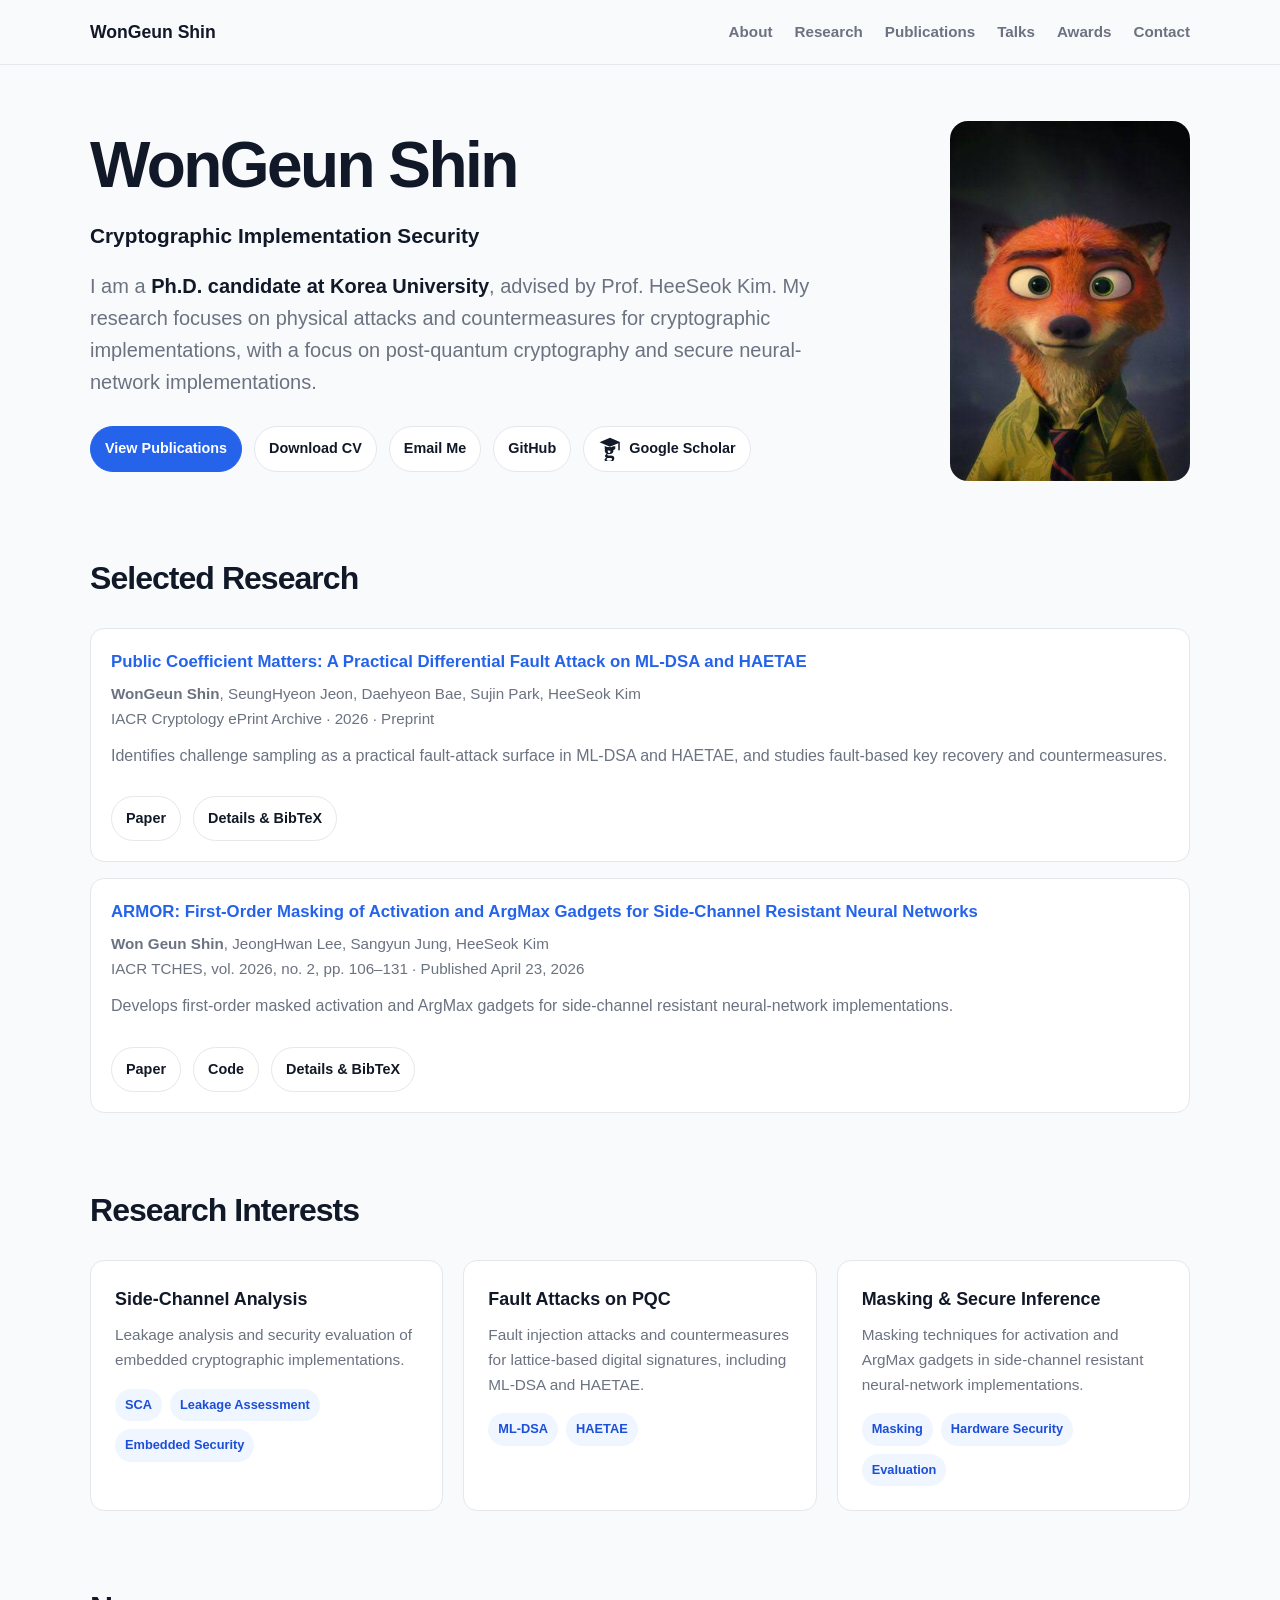
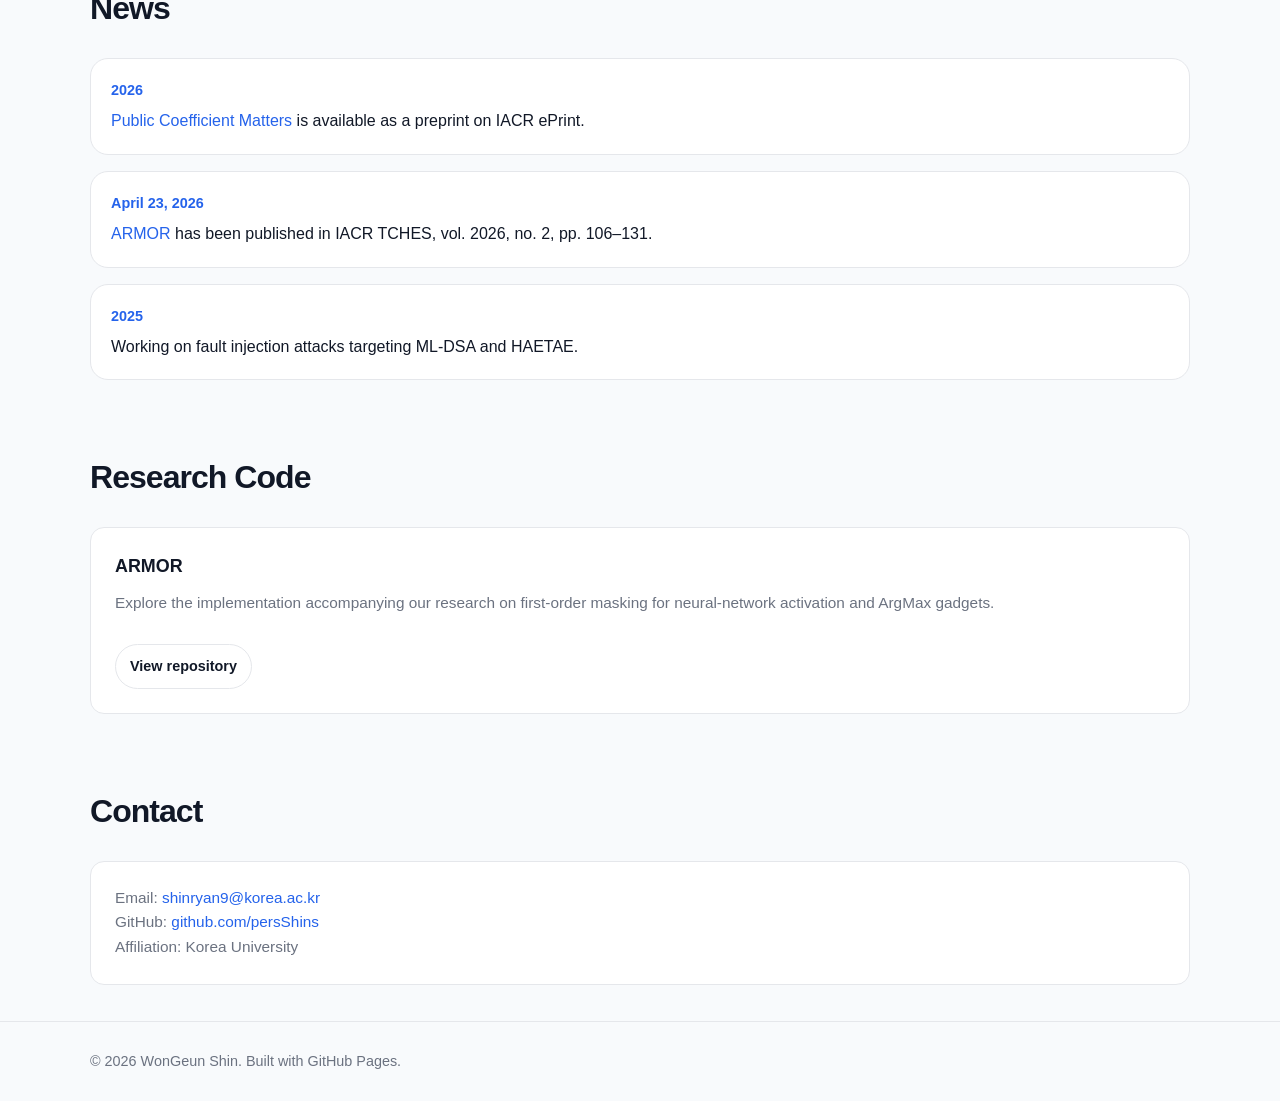
<file: index.html>
<!DOCTYPE html>
<html lang="en">
<head>
  <meta name="google-site-verification" content="gVRZyTQiGYqXwaPZZ23dfT4CSTzTn5Zj_EtYYCJvGF8" />
  <meta charset="UTF-8" />
  <link rel="icon" type="image/png" sizes="96x96" href="/favicon.png" />
  <meta name="viewport" content="width=device-width, initial-scale=1.0" />
  <title>WonGeun Shin | Cryptographic Implementation Security</title>
  <meta name="description" content="WonGeun Shin (Won Geun Shin), Ph.D. candidate at Korea University. Research on side-channel analysis, fault attacks, masking, and post-quantum cryptography." />
  <link rel="canonical" href="https://persshins.github.io/" />

  <style>
    :root {
      --bg: #f8fafc;
      --card: #ffffff;
      --text: #111827;
      --muted: #6b7280;
      --line: #e5e7eb;
      --primary: #2563eb;
      --primary-dark: #1e40af;
      --tag-bg: #eff6ff;
      --tag-text: #1d4ed8;
      --shadow: 0 10px 25px rgba(15, 23, 42, 0.08);
    }

    * {
      box-sizing: border-box;
      margin: 0;
      padding: 0;
    }

    html {
      scroll-behavior: smooth;
    }

    body {
      font-family: -apple-system, BlinkMacSystemFont, "Segoe UI", Roboto, Helvetica, Arial, sans-serif;
      background: var(--bg);
      color: var(--text);
      line-height: 1.6;
    }

    a {
      color: var(--primary);
      text-decoration: none;
    }

    a:hover {
      color: var(--primary-dark);
      text-decoration: underline;
    }

    .container {
      width: min(1100px, 92%);
      margin: 0 auto;
    }

    header {
      position: sticky;
      top: 0;
      z-index: 50;
      background: rgba(248, 250, 252, 0.9);
      backdrop-filter: blur(14px);
      border-bottom: 1px solid var(--line);
    }

    nav {
      display: flex;
      justify-content: space-between;
      align-items: center;
      padding: 18px 0;
    }

    .logo {
      font-weight: 800;
      font-size: 1.1rem;
      color: var(--text);
    }

    .nav-links {
      display: flex;
      gap: 22px;
      font-size: 0.95rem;
    }

    .nav-links a {
      color: var(--muted);
      font-weight: 600;
    }

    .nav-links a:hover {
      color: var(--primary);
      text-decoration: none;
    }

    .hero {
      display: grid;
      grid-template-columns: minmax(0, 1fr) 240px;
      align-items: center;
      gap: 40px;
      padding: 80px 0 60px;
    }

    .profile-image { display: block; width: 100%; max-width: 240px; height: auto; border-radius: 18px; justify-self: center; }

    .hero h1 {
      font-size: clamp(2.3rem, 5vw, 4.4rem);
      line-height: 1.1;
      letter-spacing: -0.04em;
      margin-bottom: 18px;
    }

    .hero .subtitle {
      font-size: 1.25rem;
      color: var(--muted);
      margin-bottom: 24px;
      max-width: 720px;
    }

    .hero strong {
      color: var(--text);
    }

    .button {
      display: inline-flex;
      align-items: center;
      justify-content: center;
      padding: 10px 14px;
      border-radius: 999px;
      border: 1px solid var(--line);
      background: #fff;
      color: var(--text);
      font-size: 0.9rem;
      font-weight: 700;
      text-decoration: none;
    }

    .button:hover {
      border-color: var(--primary);
      color: var(--primary);
      text-decoration: none;
    }

    .hero-actions {
      display: flex;
      gap: 12px;
      flex-wrap: wrap;
      margin-top: 28px;
    }

    .button.primary {
      background: var(--primary);
      color: white;
      border-color: var(--primary);
    }

    .button.primary:hover {
      background: var(--primary-dark);
      color: white;
    }

    section {
      padding: 56px 0;
    }

    .section-title {
      font-size: 2rem;
      letter-spacing: -0.03em;
      margin-bottom: 24px;
    }

    .grid {
      display: grid;
      grid-template-columns: repeat(3, 1fr);
      gap: 20px;
    }

    .card {
      background: var(--card);
      border: 1px solid var(--line);
      border-radius: 22px;
      padding: 24px;
      box-shadow: 0 5px 15px rgba(15, 23, 42, 0.04);
    }

    .card h3 {
      font-size: 1.12rem;
      margin-bottom: 10px;
    }

    .card p,
    .card li {
      color: var(--muted);
      font-size: 0.96rem;
    }

    .tags {
      display: flex;
      flex-wrap: wrap;
      gap: 8px;
      margin-top: 16px;
    }

    .tag {
      background: var(--tag-bg);
      color: var(--tag-text);
      border-radius: 999px;
      padding: 6px 10px;
      font-size: 0.8rem;
      font-weight: 700;
    }

    .news-list,
    .publication-list {
      display: flex;
      flex-direction: column;
      gap: 16px;
    }

    .news-item,
    .publication {
      background: var(--card);
      border: 1px solid var(--line);
      border-radius: 18px;
      padding: 20px;
    }

    .news-date {
      color: var(--primary);
      font-weight: 800;
      font-size: 0.9rem;
      margin-bottom: 6px;
    }

    .publication-title {
      font-weight: 800;
      font-size: 1.05rem;
      margin-bottom: 6px;
    }

    .publication-authors,
    .publication-venue {
      color: var(--muted);
      font-size: 0.95rem;
    }

    .publication-venue strong {
      color: var(--text);
    }

    .project-grid {
      display: grid;
      grid-template-columns: repeat(2, 1fr);
      gap: 20px;
    }

    footer {
      border-top: 1px solid var(--line);
      padding: 28px 0;
      color: var(--muted);
      font-size: 0.9rem;
    }

    @media (max-width: 850px) {
      .hero,
      .grid,
      .project-grid {
        grid-template-columns: 1fr;
      }

      .hero {
        padding-top: 48px;
      }

      .nav-links {
        display: none;
      }
    }
  </style>
  <link rel="stylesheet" href="site.css" />
</head>

<body>
  <a class="skip-link" href="#main-content">Skip to content</a>
  <header>
    <div class="container">
      <nav>
        <a class="logo" href="#">WonGeun Shin</a>
        <div class="nav-links">
          <a href="#about">About</a>
          <a href="#research">Research</a>
          <a href="publications.html">Publications</a>
          <a href="talks.html">Talks</a>
          <a href="awards.html">Awards</a>
          <a href="#contact">Contact</a>
        </div>
      </nav>
    </div>
  </header>

  <main class="container" id="main-content">
    <section class="hero" id="about">
      <div>
        <h1>WonGeun Shin</h1>
        <p class="research-heading">Cryptographic Implementation Security</p>
        <p class="subtitle">
          I am a <strong>Ph.D. candidate at Korea University</strong>, advised by Prof. HeeSeok Kim.
          My research focuses on physical attacks and countermeasures for cryptographic implementations,
          with a focus on post-quantum cryptography and secure neural-network implementations.
        </p>
        <div class="hero-actions">
          <a class="button primary" href="publications.html">View Publications</a>
          <a class="button" href="Academic_CV_SHIN.pdf">Download CV</a>
          <a class="button" href="mailto:shinryan9@korea.ac.kr">Email Me</a>
          <a class="button" href="https://github.com/persShins" target="_blank" rel="noopener">GitHub</a>
          <a class="button" href="https://scholar.google.com/citations?user=Z7xED00AAAAJ" target="_blank" rel="noopener"><svg class="scholar-icon" viewBox="0 0 32 32" aria-hidden="true" focusable="false"><text x="15" y="27" text-anchor="middle" font-family="Georgia, 'Times New Roman', serif" font-size="28" font-weight="bold" fill="currentColor">g</text><path d="M2 7 16 1l14 6-14 6L2 7Zm7 5v4c4 3 10 3 14 0v-4l-7 3-7-3Z" fill="currentColor"></path><path d="M28 8v9" stroke="currentColor" stroke-width="2" stroke-linecap="round"></path></svg>Google Scholar</a>
        </div>
      </div>
      <img class="profile-image" src="assets/images/profile/avatar.png" width="320" height="480" alt="An illustrated orange fox avatar wearing a green shirt." />
    </section>

    <section id="publications">
      <h2 class="section-title">Selected Research</h2>
      <div class="publication-list">
        <article class="publication">
          <div class="publication-title"><a href="https://eprint.iacr.org/2026/1344">Public Coefficient Matters: A Practical Differential Fault Attack on ML-DSA and HAETAE</a></div>
          <div class="publication-authors"><strong>WonGeun Shin</strong>, SeungHyeon Jeon, Daehyeon Bae, Sujin Park, HeeSeok Kim</div>
          <div class="publication-venue">IACR Cryptology ePrint Archive · 2026 · Preprint</div>
          <p class="research-summary">Identifies challenge sampling as a practical fault-attack surface in ML-DSA and HAETAE, and studies fault-based key recovery and countermeasures.</p>
          <div class="hero-actions"><a class="button" href="https://eprint.iacr.org/2026/1344">Paper</a><a class="button" href="publications.html#public-coefficient">Details &amp; BibTeX</a></div>
        </article>
        <article class="publication">
          <div class="publication-title"><a href="https://doi.org/10.46586/tches.v2026.i2.106-131">ARMOR: First-Order Masking of Activation and ArgMax Gadgets for Side-Channel Resistant Neural Networks</a></div>
          <div class="publication-authors"><strong>Won Geun Shin</strong>, JeongHwan Lee, Sangyun Jung, HeeSeok Kim</div>
          <div class="publication-venue">IACR TCHES, vol. 2026, no. 2, pp. 106–131 · Published April 23, 2026</div>
          <p class="research-summary">Develops first-order masked activation and ArgMax gadgets for side-channel resistant neural-network implementations.</p>
          <div class="hero-actions"><a class="button" href="https://doi.org/10.46586/tches.v2026.i2.106-131">Paper</a><a class="button" href="https://github.com/persShins/ARMOR">Code</a><a class="button" href="publications.html#armor">Details &amp; BibTeX</a></div>
        </article>
      </div>
    </section>
    <section id="research">
      <h2 class="section-title">Research Interests</h2>
      <div class="grid">
        <div class="card">
          <h3>Side-Channel Analysis</h3>
          <p>Leakage analysis and security evaluation of embedded cryptographic implementations.</p>
          <div class="tags">
            <span class="tag">SCA</span>
            <span class="tag">Leakage Assessment</span>
            <span class="tag">Embedded Security</span>
          </div>
        </div>
        <div class="card">
          <h3>Fault Attacks on PQC</h3>
          <p>Fault injection attacks and countermeasures for lattice-based digital signatures, including ML-DSA and HAETAE.</p>
          <div class="tags">
            <span class="tag">ML-DSA</span>
            <span class="tag">HAETAE</span>
          </div>
        </div>
        <div class="card">
          <h3>Masking &amp; Secure Inference</h3>
          <p>Masking techniques for activation and ArgMax gadgets in side-channel resistant neural-network implementations.</p>
          <div class="tags">
            <span class="tag">Masking</span>
            <span class="tag">Hardware Security</span>
            <span class="tag">Evaluation</span>
          </div>
        </div>
      </div>
    </section>

    <section id="news">
      <h2 class="section-title">News</h2>
      <div class="news-list">
        <div class="news-item">
          <div class="news-date">2026</div>
          <p><a href="https://eprint.iacr.org/2026/1344">Public Coefficient Matters</a> is available as a preprint on IACR ePrint.</p>
        </div>
        <div class="news-item">
          <div class="news-date"><time datetime="2026-04-23">April 23, 2026</time></div>
          <p><a href="https://doi.org/10.46586/tches.v2026.i2.106-131">ARMOR</a> has been published in IACR TCHES, vol. 2026, no. 2, pp. 106–131.</p>
        </div>
        <div class="news-item">
          <div class="news-date">2025</div>
          <p>Working on fault injection attacks targeting ML-DSA and HAETAE.</p>
        </div>
      </div>
    </section>

    <section id="projects">
      <h2 class="section-title">Research Code</h2>
      <div class="card">
        <h3>ARMOR</h3>
        <p>Explore the implementation accompanying our research on first-order masking for neural-network activation and ArgMax gadgets.</p>
        <div class="hero-actions"><a class="button" href="https://github.com/persShins/ARMOR">View repository</a></div>
      </div>
    </section>

    <section id="contact">
      <h2 class="section-title">Contact</h2>
      <div class="card">
        <p>
          Email: <a href="mailto:shinryan9@korea.ac.kr">shinryan9@korea.ac.kr</a><br />
          GitHub: <a href="https://github.com/persShins" target="_blank" rel="noopener">github.com/persShins</a><br />
          Affiliation: Korea University
        </p>
      </div>
    </section>
  </main>

  <footer>
    <div class="container">
      © <span id="year"></span> WonGeun Shin. Built with GitHub Pages.
    </div>
  </footer>

  <script>
    document.getElementById("year").textContent = new Date().getFullYear();
  </script>
</body>
</html>
</file>
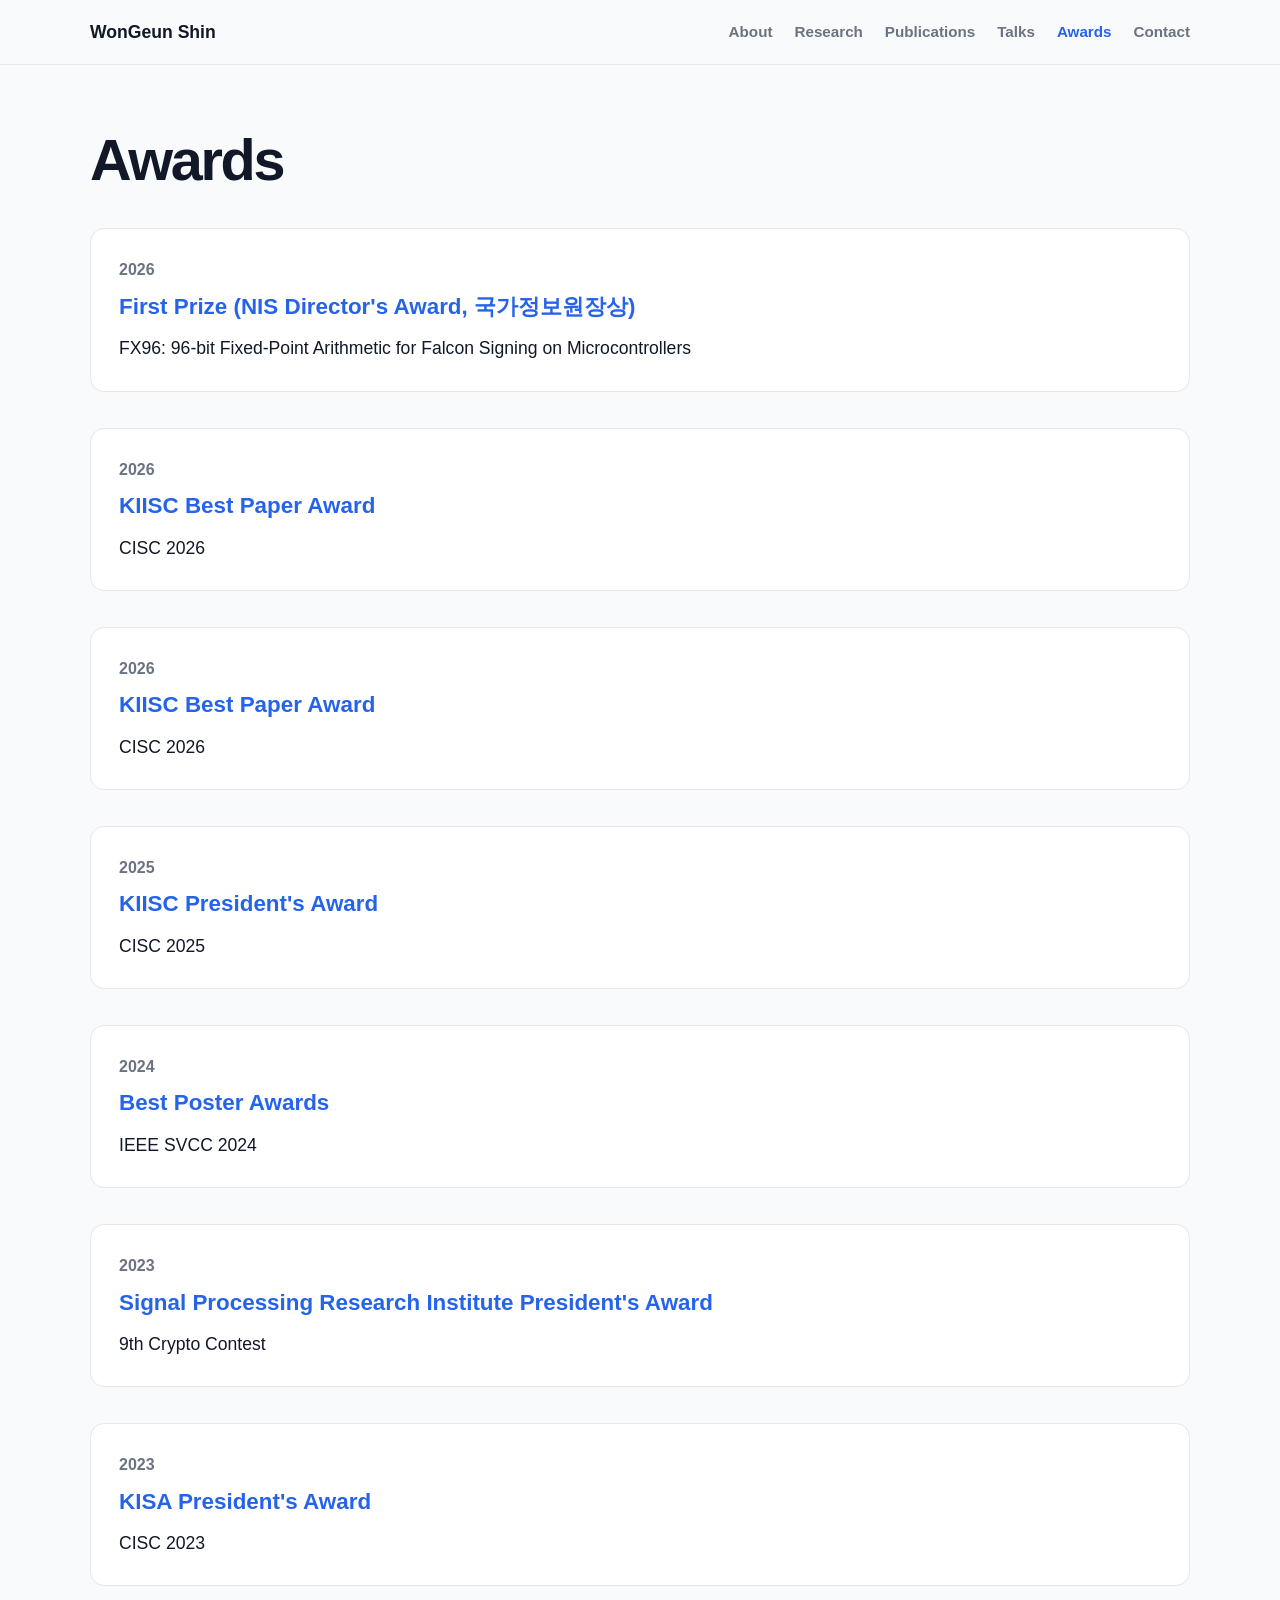
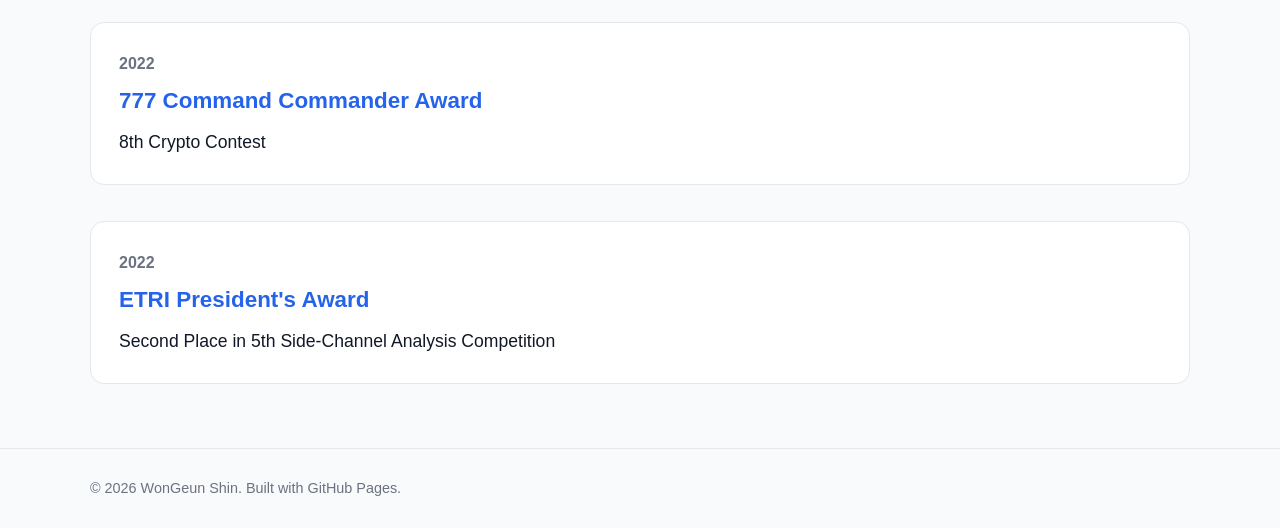
<file: awards.html>
<!DOCTYPE html>
<html lang="en">
<head>
  <meta charset="UTF-8" />
  <link rel="icon" type="image/png" sizes="96x96" href="/favicon.png" />
  <meta name="viewport" content="width=device-width, initial-scale=1.0" />
  <title>Awards | WonGeun Shin</title>
  <meta name="description" content="Awards received by WonGeun Shin, including the NIS Director’s Award for FX96." />
  <link rel="canonical" href="https://persshins.github.io/awards.html" />
  <style>
    :root { --bg: #f8fafc; --card: #fff; --text: #111827; --muted: #6b7280; --line: #e5e7eb; --primary: #2563eb; }
    * { box-sizing: border-box; margin: 0; padding: 0; }
    html { scroll-behavior: smooth; }
    body { font-family: -apple-system, BlinkMacSystemFont, "Segoe UI", Roboto, Helvetica, Arial, sans-serif; background: var(--bg); color: var(--text); line-height: 1.6; }
    a { color: var(--primary); text-decoration: none; }
    a:hover { text-decoration: underline; }
    .container { width: min(1100px, 92%); margin: 0 auto; }
    header { position: sticky; top: 0; z-index: 50; background: rgba(248,250,252,.95); backdrop-filter: blur(14px); border-bottom: 1px solid var(--line); }
    nav { display: flex; justify-content: space-between; align-items: center; padding: 18px 0; }
    .logo { color: var(--text); font-weight: 800; font-size: 1.1rem; }
    .nav-links { display: flex; gap: 22px; font-size: .95rem; }
    .nav-links a { color: var(--muted); font-weight: 600; }
    .nav-links a:hover, .nav-links a[aria-current="page"] { color: var(--primary); }
    main { min-height: calc(100vh - 154px); padding: 64px 0; }
    h1 { font-size: clamp(2.2rem, 5vw, 3.6rem); line-height: 1.1; letter-spacing: -.04em; margin-bottom: 16px; }
    .award { background: var(--card); border: 1px solid var(--line); border-radius: 14px; padding: 28px; margin-top: 36px; }
    .award h2 { color: var(--primary); font-size: 1.4rem; line-height: 1.4; margin-bottom: 12px; overflow-wrap: anywhere; }
    .award time { display: block; color: var(--muted); font-weight: 600; margin-bottom: 8px; }
    .award p { font-size: 1.1rem; overflow-wrap: anywhere; }
    footer { border-top: 1px solid var(--line); padding: 28px 0; color: var(--muted); font-size: .9rem; }
    @media (max-width: 850px) { main { padding: 40px 0; } .award { padding: 22px; } }
  </style>
  <link rel="stylesheet" href="site.css" />
</head>
<body>
  <a class="skip-link" href="#main-content">Skip to content</a>
  <header>
    <div class="container">
      <nav aria-label="Main navigation">
        <a class="logo" href="index.html">WonGeun Shin</a>
        <div class="nav-links">
          <a href="index.html#about">About</a>
          <a href="index.html#research">Research</a>
          <a href="publications.html">Publications</a>
          <a href="talks.html">Talks</a>
          <a href="awards.html" aria-current="page">Awards</a>
          <a href="index.html#contact">Contact</a>
        </div>
      </nav>
    </div>
  </header>
  <main class="container" id="main-content">
    <h1>Awards</h1>
    <article class="award" id="fx96">
      <time datetime="2026">2026</time>
      <h2>First Prize (NIS Director's Award, <span lang="ko">국가정보원장상</span>)</h2>
      <p>FX96: 96-bit Fixed-Point Arithmetic for Falcon Signing on Microcontrollers</p>
    </article>
    <article class="award" id="kiisc-best-paper-2026-falcon">
      <time datetime="2026">2026</time>
      <h2>KIISC Best Paper Award</h2>
      <p>CISC 2026</p>
    </article>
    <article class="award" id="kiisc-best-paper-2026-mavlink">
      <time datetime="2026">2026</time>
      <h2>KIISC Best Paper Award</h2>
      <p>CISC 2026</p>
    </article>
    <article class="award" id="kiisc-2025">
      <time datetime="2025">2025</time>
      <h2>KIISC President's Award</h2>
      <p>CISC 2025</p>
    </article>
    <article class="award" id="svcc-2024">
      <time datetime="2024">2024</time>
      <h2>Best Poster Awards</h2>
      <p>IEEE SVCC 2024</p>
    </article>
    <article class="award" id="crypto-contest-2023">
      <time datetime="2023">2023</time>
      <h2>Signal Processing Research Institute President's Award</h2>
      <p>9th Crypto Contest</p>
    </article>
    <article class="award" id="kisa-2023">
      <time datetime="2023">2023</time>
      <h2>KISA President's Award</h2>
      <p>CISC 2023</p>
    </article>
    <article class="award" id="crypto-contest-2022">
      <time datetime="2022">2022</time>
      <h2>777 Command Commander Award</h2>
      <p>8th Crypto Contest</p>
    </article>
    <article class="award" id="side-channel-2022">
      <time datetime="2022">2022</time>
      <h2>ETRI President's Award</h2>
      <p>Second Place in 5th Side-Channel Analysis Competition</p>
    </article>
  </main>
  <footer><div class="container">© <span id="year"></span> WonGeun Shin. Built with GitHub Pages.</div></footer>
  <script>document.getElementById("year").textContent = new Date().getFullYear();</script>
</body>
</html>
</file>
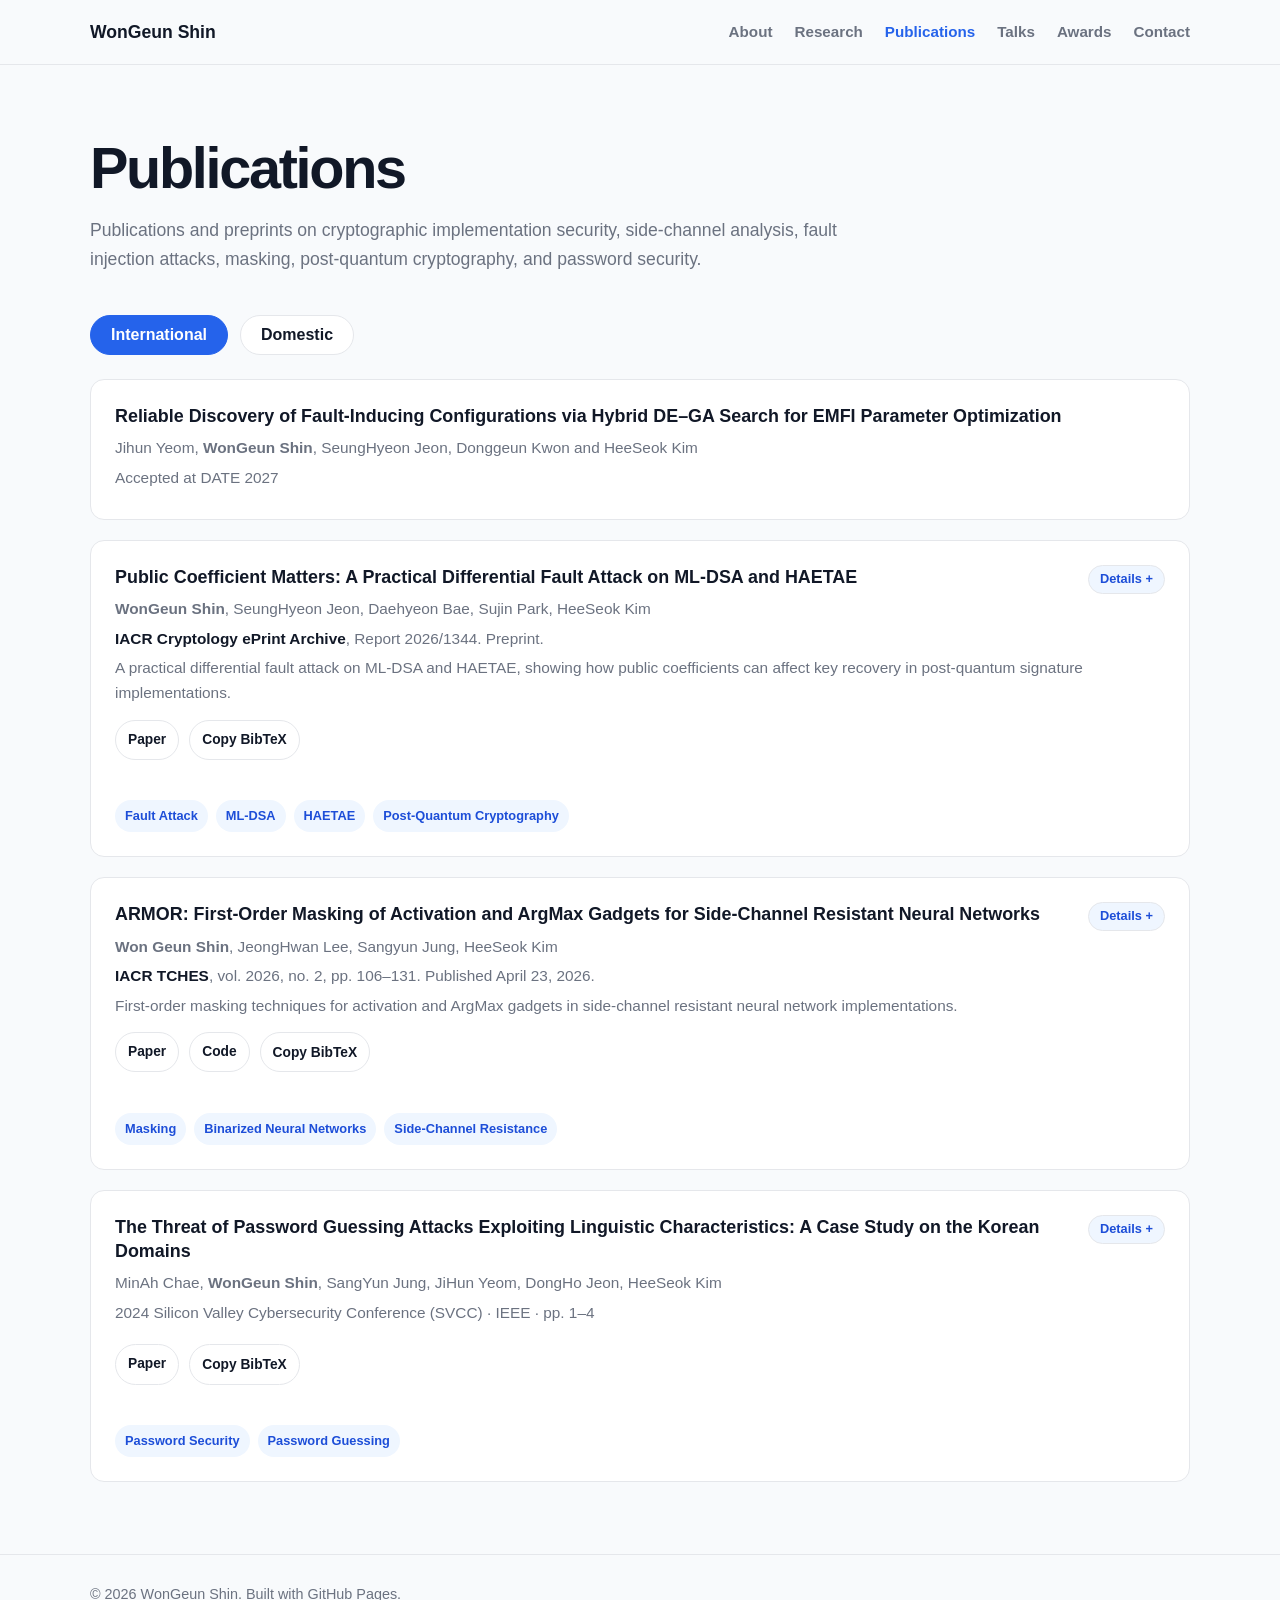
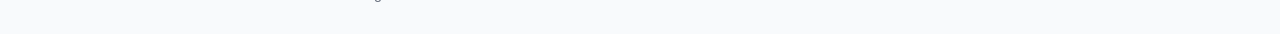
<file: publications.html>
<!DOCTYPE html>
<html lang="en">
<head>
  <meta charset="UTF-8" />
  <link rel="icon" type="image/png" sizes="96x96" href="/favicon.png" />
  <meta name="viewport" content="width=device-width, initial-scale=1.0" />

  <title>Publications | WonGeun Shin</title>
  <meta name="description" content="International and domestic publications by WonGeun Shin on cryptographic implementation security, side-channel analysis, fault attacks, and masking." />
  <link rel="canonical" href="https://persshins.github.io/publications.html" />

  <style>
    :root {
      --bg: #f8fafc;
      --card: #ffffff;
      --text: #111827;
      --muted: #6b7280;
      --line: #e5e7eb;
      --primary: #2563eb;
      --primary-dark: #1e40af;
      --tag-bg: #eff6ff;
      --tag-text: #1d4ed8;
      --shadow: 0 10px 25px rgba(15, 23, 42, 0.08);
    }

    * {
      box-sizing: border-box;
      margin: 0;
      padding: 0;
    }

    html {
      scroll-behavior: smooth;
    }

    body {
      font-family: -apple-system, BlinkMacSystemFont, "Segoe UI", Roboto, Helvetica, Arial, sans-serif;
      background: var(--bg);
      color: var(--text);
      line-height: 1.6;
    }

    a {
      color: var(--primary);
      text-decoration: none;
    }

    a:hover {
      color: var(--primary-dark);
      text-decoration: underline;
    }

    .container {
      width: min(1100px, 92%);
      margin: 0 auto;
    }

    header {
      position: sticky;
      top: 0;
      z-index: 50;
      background: rgba(248, 250, 252, 0.9);
      backdrop-filter: blur(14px);
      border-bottom: 1px solid var(--line);
    }

    nav {
      display: flex;
      justify-content: space-between;
      align-items: center;
      padding: 18px 0;
    }

    .logo {
      font-weight: 800;
      font-size: 1.1rem;
      color: var(--text);
    }

    .nav-links {
      display: flex;
      gap: 22px;
      font-size: 0.95rem;
    }

    .nav-links a {
      color: var(--muted);
      font-weight: 600;
    }

    .nav-links a:hover,
    .nav-links a.active {
      color: var(--primary);
      text-decoration: none;
    }

    main {
      padding: 72px 0;
    }

    .page-header {
      margin-bottom: 42px;
    }

    .page-title {
      font-size: clamp(2.2rem, 5vw, 3.6rem);
      line-height: 1.1;
      letter-spacing: -0.04em;
      margin-bottom: 16px;
    }

    .page-description {
      color: var(--muted);
      font-size: 1.1rem;
      max-width: 780px;
    }

    .publication-tabs { display: flex; gap: 12px; margin-bottom: 24px; }
    .publication-tabs[hidden], .publication-list[hidden] { display: none; }
    .publication-tabs .button { padding: 10px 20px; font-size: 1rem; }
    .publication-tabs .button[aria-selected="true"] { background: var(--primary); border-color: var(--primary); color: #fff; }

    .publication-list {
      display: flex;
      flex-direction: column;
      gap: 20px;
    }

    .publication {
      background: var(--card);
      border: 1px solid var(--line);
      border-radius: 22px;
      padding: 24px;
      box-shadow: 0 5px 15px rgba(15, 23, 42, 0.04);

      transition: transform 0.18s ease, box-shadow 0.18s ease, border-color 0.18s ease;
    }

    .publication:hover {
      transform: translateY(-2px);
      border-color: rgba(37, 99, 235, 0.35);
      box-shadow: var(--shadow);
    }

    .publication-content {
      min-width: 0;
    }

    .publication-heading {
      display: flex;
      justify-content: space-between;
      gap: 16px;
      align-items: flex-start;
    }

    .publication-title {
      font-weight: 800;
      font-size: 1.12rem;
      line-height: 1.35;
      margin-bottom: 8px;
    }

    .publication-title a {
      color: var(--text);
      text-decoration: none;
    }

    .publication-title a:hover {
      color: var(--primary);
      text-decoration: underline;
    }

    .publication-authors,
    .publication-venue,
    .publication-description {
      color: var(--muted);
      font-size: 0.96rem;
      margin-bottom: 5px;
    }

    .publication-venue strong {
      color: var(--text);
    }

    .publication-links {
      display: flex;
      gap: 10px;
      flex-wrap: wrap;
      margin-top: 14px;
    }

    .button {
      display: inline-flex;
      align-items: center;
      justify-content: center;
      padding: 8px 12px;
      border-radius: 999px;
      border: 1px solid var(--line);
      background: #fff;
      color: var(--text);
      font-size: 0.86rem;
      font-weight: 700;
      text-decoration: none;
    }

    .button:hover {
      border-color: var(--primary);
      color: var(--primary);
      text-decoration: none;
    }

    .details-toggle {
      flex: 0 0 auto;
      border: 1px solid var(--line);
      background: var(--tag-bg);
      color: var(--tag-text);
      border-radius: 999px;
      padding: 7px 11px;
      font-size: 0.8rem;
      font-weight: 800;

      line-height: 1;
    }

    .details-toggle:hover {
      border-color: var(--primary);
    }

    .publication-details {
      grid-column: 1 / -1;
      max-height: 0;
      overflow: hidden;
      opacity: 0;
      border-top: 0 solid transparent;
      transition: max-height 0.28s ease, opacity 0.22s ease, margin-top 0.22s ease, padding-top 0.22s ease, border-color 0.22s ease;
    }

    .publication.open .publication-details {
      max-height: 900px;
      opacity: 1;
      margin-top: 18px;
      padding-top: 18px;
      border-top: 1px solid var(--line);
    }

    .detail-grid {
      display: grid;
      grid-template-columns: minmax(0, 1.35fr) minmax(240px, 0.75fr);
      gap: 18px;
    }

    .detail-panel {
      background: #f8fafc;
      border: 1px solid var(--line);
      border-radius: 16px;
      padding: 16px;
    }

    .detail-panel h3 {
      font-size: 0.95rem;
      margin-bottom: 8px;
    }

    .detail-panel p,
    .detail-panel li {
      color: var(--muted);
      font-size: 0.92rem;
    }

    .detail-panel ul {
      padding-left: 18px;
      margin: 8px 0 0;
    }

    .bibtex-box {
      margin-top: 10px;
      padding: 12px;
      border-radius: 12px;
      background: #111827;
      color: #e5e7eb;
      font-family: ui-monospace, SFMono-Regular, Menlo, Monaco, Consolas, monospace;
      font-size: 0.78rem;
      line-height: 1.5;
      overflow-x: auto;
      white-space: pre;
    }

    .copy-status {
      margin-top: 8px;
      color: var(--primary);
      font-size: 0.85rem;
      font-weight: 700;
      min-height: 1.2em;
    }

    .tags {
      display: flex;
      flex-wrap: wrap;
      gap: 8px;
      margin-top: 16px;
    }

    .tag {
      background: var(--tag-bg);
      color: var(--tag-text);
      border-radius: 999px;
      padding: 6px 10px;
      font-size: 0.8rem;
      font-weight: 700;
    }

    footer {
      border-top: 1px solid var(--line);
      padding: 28px 0;
      color: var(--muted);
      font-size: 0.9rem;
    }

    @media (max-width: 850px) {
      .nav-links {
        display: none;
      }

      main {
        padding: 48px 0;
      }

      .detail-grid {
        grid-template-columns: 1fr;
      }

      .publication-heading {
        flex-direction: column;
      }

    }
  </style>
  <link rel="stylesheet" href="site.css" />
</head>

<body>
  <a class="skip-link" href="#main-content">Skip to content</a>
  <header>
    <div class="container">
      <nav>
        <a class="logo" href="index.html">WonGeun Shin</a>

        <div class="nav-links">
          <a href="index.html#about">About</a>
          <a href="index.html#research">Research</a>
          <a class="active" href="publications.html">Publications</a>
          <a href="talks.html">Talks</a>
          <a href="awards.html">Awards</a>
          <a href="index.html#contact">Contact</a>
        </div>
      </nav>
    </div>
  </header>

  <main class="container" id="main-content">
    <div class="page-header">
      <h1 class="page-title">Publications</h1>
      <p class="page-description">
        Publications and preprints on cryptographic implementation security,
        side-channel analysis, fault injection attacks, masking, post-quantum cryptography, and password security.
      </p>
    </div>

    <div class="publication-tabs" role="tablist" aria-label="Publication category" hidden>
      <button class="button" type="button" role="tab" id="tab-international" aria-controls="international" aria-selected="true">International</button>
      <button class="button" type="button" role="tab" id="tab-domestic" aria-controls="domestic" aria-selected="false" tabindex="-1">Domestic</button>
    </div>
    <div class="publication-list" id="international" role="tabpanel" aria-labelledby="tab-international" tabindex="0">
      <article class="publication" id="date-2027-emfi">
        <div class="publication-content">
          <div class="publication-heading">
            <div>
              <div class="publication-title">Reliable Discovery of Fault-Inducing Configurations via Hybrid DE–GA Search for EMFI Parameter Optimization</div>
              <div class="publication-authors">Jihun Yeom, <strong>WonGeun Shin</strong>, SeungHyeon Jeon, Donggeun Kwon and HeeSeok Kim</div>
              <div class="publication-venue">Accepted at DATE 2027</div>
            </div>
          </div>
        </div>
      </article>

      <article class="publication" id="public-coefficient">

        <div class="publication-content">
          <div class="publication-heading">
            <div>
              <div class="publication-title">
                <a href="https://eprint.iacr.org/2026/1344" target="_blank" rel="noopener">
                  Public Coefficient Matters: A Practical Differential Fault Attack on ML-DSA and HAETAE
                </a>
              </div>

              <div class="publication-authors">
                <strong>WonGeun Shin</strong>, SeungHyeon Jeon, Daehyeon Bae, Sujin Park, HeeSeok Kim
              </div>

              <div class="publication-venue">
                <strong>IACR Cryptology ePrint Archive</strong>, Report 2026/1344. Preprint.
              </div>
            </div>

            <button class="details-toggle" type="button" aria-expanded="false">Details +</button>
          </div>

          <div class="publication-description">
            A practical differential fault attack on ML-DSA and HAETAE, showing how public coefficients can affect key recovery in post-quantum signature implementations.
          </div>

          <div class="publication-links">
            <a class="button" href="https://eprint.iacr.org/2026/1344" target="_blank" rel="noopener">Paper</a>
            <button class="button bibtex-copy" type="button">Copy BibTeX</button>
          </div>
          <div class="copy-status" role="status" aria-live="polite"></div>

          <div class="tags">
            <span class="tag">Fault Attack</span>
            <span class="tag">ML-DSA</span>
            <span class="tag">HAETAE</span>
            <span class="tag">Post-Quantum Cryptography</span>
          </div>
        </div>

        <div class="publication-details" hidden>
          <div class="detail-grid">
            <div class="detail-panel">
              <h3>Abstract / Summary</h3>
              <p>
                This paper presents a practical differential fault attack against ML-DSA and HAETAE.
                It focuses on the role of public coefficients in lattice-based signature schemes and shows how faulty signatures can be used for key recovery.
              </p>

              <h3 style="margin-top: 14px;">Key Points</h3>
              <ul>
                <li>Studies practical differential fault attacks on post-quantum digital signatures.</li>
                <li>Targets ML-DSA and HAETAE implementations.</li>
                <li>Highlights the role of public coefficients in fault-based key recovery.</li>
              </ul>
            </div>

            <div class="detail-panel">
              <h3>Publication Info</h3>
              <p><strong>Venue:</strong> IACR Cryptology ePrint Archive, Report 2026/1344.</p>
              <p><strong>Authors:</strong> WonGeun Shin, SeungHyeon Jeon, Daehyeon Bae, Sujin Park, HeeSeok Kim</p>
              <p><strong>URL:</strong> <a href="https://eprint.iacr.org/2026/1344" target="_blank" rel="noopener">eprint.iacr.org/2026/1344</a></p>

              <div class="bibtex-box" data-bibtex="@misc{shin2026publiccoefficient,&#10;  title={Public Coefficient Matters: A Practical Differential Fault Attack on ML-DSA and HAETAE},&#10;  author={Shin, WonGeun and Jeon, SeungHyeon and Bae, Daehyeon and Park, Sujin and Kim, HeeSeok},&#10;  howpublished={IACR Cryptology ePrint Archive, Report 2026/1344},&#10;  year={2026},&#10;  url={https://eprint.iacr.org/2026/1344}&#10;}">@misc{shin2026publiccoefficient,
  title={Public Coefficient Matters: A Practical Differential Fault Attack on ML-DSA and HAETAE},
  author={Shin, WonGeun and Jeon, SeungHyeon and Bae, Daehyeon and Park, Sujin and Kim, HeeSeok},
  howpublished={IACR Cryptology ePrint Archive, Report 2026/1344},
  year={2026},
  url={https://eprint.iacr.org/2026/1344}
}</div>
            </div>
          </div>
        </div>
      </article>

      <article class="publication" id="armor">
        <div class="publication-content">
          <div class="publication-heading">
            <div>
              <div class="publication-title">
                <a href="https://doi.org/10.46586/tches.v2026.i2.106-131" target="_blank" rel="noopener">
                  ARMOR: First-Order Masking of Activation and ArgMax Gadgets for Side-Channel Resistant Neural Networks
                </a>
              </div>

              <div class="publication-authors">
                <strong>Won Geun Shin</strong>, JeongHwan Lee, Sangyun Jung, HeeSeok Kim
              </div>

              <div class="publication-venue">
                <strong>IACR TCHES</strong>, vol. 2026, no. 2, pp. 106–131. Published April 23, 2026.
              </div>
            </div>

            <button class="details-toggle" type="button" aria-expanded="false">Details +</button>
          </div>

          <div class="publication-description">
            First-order masking techniques for activation and ArgMax gadgets in side-channel resistant neural network implementations.
          </div>

          <div class="publication-links">
            <a class="button" href="https://doi.org/10.46586/tches.v2026.i2.106-131" target="_blank" rel="noopener">Paper</a>
            <a class="button" href="https://github.com/persShins/ARMOR" target="_blank" rel="noopener">Code</a>
            <button class="button bibtex-copy" type="button">Copy BibTeX</button>
          </div>
          <div class="copy-status" role="status" aria-live="polite"></div>

          <div class="tags">
            <span class="tag">Masking</span>
            <span class="tag">Binarized Neural Networks</span>
            <span class="tag">Side-Channel Resistance</span>
          </div>
        </div>

        <div class="publication-details" hidden>
          <div class="detail-grid">
            <div class="detail-panel">
              <h3>Abstract / Summary</h3>
              <p>
                This paper studies first-order masking for neural-network components that are difficult to protect against side-channel leakage, especially activation and ArgMax gadgets.
                The work targets side-channel resistant neural network implementations and provides practical masked building blocks for secure inference.
              </p>

              <h3 style="margin-top: 14px;">Key Points</h3>
              <ul>
                <li>Designs first-order masked activation and ArgMax gadgets.</li>
                <li>Focuses on side-channel resistant neural network implementations.</li>
                <li>Provides implementation-oriented countermeasures for cryptographic and embedded-security settings.</li>
              </ul>
            </div>

            <div class="detail-panel">
              <h3>Publication Info</h3>
              <p><strong>Journal:</strong> IACR Transactions on Cryptographic Hardware and Embedded Systems</p>
              <p><strong>Volume / Issue / Pages:</strong> 2026 / 2 / 106–131</p>
              <p><strong>Published:</strong> <time datetime="2026-04-23">April 23, 2026</time></p>
              <p><strong>Authors:</strong> Won Geun Shin, JeongHwan Lee, Sangyun Jung, HeeSeok Kim</p>
              <p><strong>DOI:</strong> 10.46586/tches.v2026.i2.106-131</p>

              <div class="bibtex-box" data-bibtex="@article{shin2026armor,&#10;  title={{ARMOR}: First-Order Masking of Activation and {ArgMax} Gadgets for Side-Channel Resistant Neural Networks},&#10;  author={Shin, Won Geun and Lee, JeongHwan and Jung, Sangyun and Kim, HeeSeok},&#10;  journal={IACR Transactions on Cryptographic Hardware and Embedded Systems},&#10;  volume={2026},&#10;  number={2},&#10;  pages={106--131},&#10;  year={2026},&#10;  month=apr,&#10;  doi={10.46586/tches.v2026.i2.106-131},&#10;  url={https://tches.iacr.org/index.php/TCHES/article/view/12882}&#10;}">@article{shin2026armor,
  title={{ARMOR}: First-Order Masking of Activation and {ArgMax} Gadgets for Side-Channel Resistant Neural Networks},
  author={Shin, Won Geun and Lee, JeongHwan and Jung, Sangyun and Kim, HeeSeok},
  journal={IACR Transactions on Cryptographic Hardware and Embedded Systems},
  volume={2026},
  number={2},
  pages={106--131},
  year={2026},
  month=apr,
  doi={10.46586/tches.v2026.i2.106-131},
  url={https://tches.iacr.org/index.php/TCHES/article/view/12882}
}</div>
            </div>
          </div>
        </div>
      </article>

      <article class="publication" id="password-guessing-2024">
        <div class="publication-content">
          <div class="publication-heading">
            <div>
              <div class="publication-title"><a href="https://doi.org/10.1109/SVCC61185.2024.10637306" target="_blank" rel="noopener">The Threat of Password Guessing Attacks Exploiting Linguistic Characteristics: A Case Study on the Korean Domains</a></div>

              <div class="publication-authors">MinAh Chae, <strong>WonGeun Shin</strong>, SangYun Jung, JiHun Yeom, DongHo Jeon, HeeSeok Kim</div>
              <div class="publication-venue">2024 Silicon Valley Cybersecurity Conference (SVCC) · IEEE · pp. 1–4</div>
            </div>
            <button class="details-toggle" type="button" aria-expanded="false">Details +</button>
          </div>
          <div class="publication-links">
            <a class="button" href="https://doi.org/10.1109/SVCC61185.2024.10637306" target="_blank" rel="noopener">Paper</a>
            <button class="button bibtex-copy" type="button">Copy BibTeX</button>
          </div>
          <div class="copy-status" role="status" aria-live="polite"></div>
          <div class="tags"><span class="tag">Password Security</span><span class="tag">Password Guessing</span></div>
        </div>
        <div class="publication-details" hidden>
          <div class="detail-panel">
            <h3>Publication Info &amp; BibTeX</h3>
            <p>Conference paper. Bibliographic metadata is registered by IEEE under DOI 10.1109/SVCC61185.2024.10637306.</p>
            <div class="bibtex-box" data-bibtex="@inproceedings{chae2024password,&#10;  title={The Threat of Password Guessing Attacks Exploiting Linguistic Characteristics: A Case Study on the {Korean} Domains},&#10;  author={Chae, MinAh and Shin, WonGeun and Jung, SangYun and Yeom, JiHun and Jeon, DongHo and Kim, HeeSeok},&#10;  booktitle={2024 Silicon Valley Cybersecurity Conference (SVCC)},&#10;  pages={1--4},&#10;  publisher={IEEE},&#10;  year={2024},&#10;  doi={10.1109/SVCC61185.2024.10637306},&#10;  url={https://doi.org/10.1109/SVCC61185.2024.10637306}&#10;}">@inproceedings{chae2024password,
  title={The Threat of Password Guessing Attacks Exploiting Linguistic Characteristics: A Case Study on the {Korean} Domains},
  author={Chae, MinAh and Shin, WonGeun and Jung, SangYun and Yeom, JiHun and Jeon, DongHo and Kim, HeeSeok},
  booktitle={2024 Silicon Valley Cybersecurity Conference (SVCC)},
  pages={1--4},
  publisher={IEEE},
  year={2024},
  doi={10.1109/SVCC61185.2024.10637306},
  url={https://doi.org/10.1109/SVCC61185.2024.10637306}
}</div>
          </div>
        </div>
      </article>
    </div>
    <div class="publication-list" id="domestic" role="tabpanel" aria-labelledby="tab-domestic" tabindex="0">
      <p class="publication-description">For Korean-language publications, English titles follow the CV; Korean titles follow the linked publication records or conference programs.</p>
      <article class="publication" id="leakage-assessment-2025">
        <div class="publication-content">
          <div class="publication-heading">
            <div>
              <div class="publication-title"><a href="https://di0zxmb8pwajl.cloudfront.net/kiisc/conference/ciscs2025/ciscw2025_programbook_v6.pdf#page=7" target="_blank" rel="noopener">Optimizing Side-Channel Leakage Assessment with Accumulated Distributed Algorithms</a></div>
              <p class="publication-description" lang="ko">누적 분산 알고리즘을 통한 부채널 누수 평가 최적화</p>
              <div class="publication-authors"><strong>Won Geun Shin</strong>, Seunghyeon Jeon, HeeSeok Kim</div>
              <div class="publication-venue">CISC-W 2025 · Domestic conference · November 27–28, 2025</div>
            </div>
            <button class="details-toggle" type="button" aria-expanded="false">Details +</button>
          </div>
          <div class="publication-links">
            <a class="button" href="https://di0zxmb8pwajl.cloudfront.net/kiisc/conference/ciscs2025/ciscw2025_programbook_v6.pdf#page=7" target="_blank" rel="noopener">Conference program</a>
            <button class="button bibtex-copy" type="button">Copy BibTeX</button>
          </div>
          <div class="copy-status" role="status" aria-live="polite"></div>
          <div class="tags"><span class="tag">Side-Channel Analysis</span><span class="tag">Leakage Assessment</span></div>
        </div>
        <div class="publication-details" hidden>
          <div class="detail-panel">
            <h3>Publication Info &amp; BibTeX</h3>
            <p>Listed as paper 265 in the official conference program. The linked document is the program, not the paper full text.</p>
            <div class="bibtex-box" data-bibtex="@inproceedings{shin2025leakage,&#10;  title={누적 분산 알고리즘을 통한 부채널 누수 평가 최적화},&#10;  author={신원근 and 전승현 and 김희석},&#10;  booktitle={2025년 한국정보보호학회 동계학술대회 (CISC-W 2025)},&#10;  year={2025},&#10;  note={In Korean; English title in author CV: Optimizing Side-Channel Leakage Assessment with Accumulated Distributed Algorithms},&#10;  url={https://di0zxmb8pwajl.cloudfront.net/kiisc/conference/ciscs2025/ciscw2025_programbook_v6.pdf}&#10;}">@inproceedings{shin2025leakage,
  title={누적 분산 알고리즘을 통한 부채널 누수 평가 최적화},
  author={신원근 and 전승현 and 김희석},
  booktitle={2025년 한국정보보호학회 동계학술대회 (CISC-W 2025)},
  year={2025},
  note={In Korean; English title in author CV: Optimizing Side-Channel Leakage Assessment with Accumulated Distributed Algorithms},
  url={https://di0zxmb8pwajl.cloudfront.net/kiisc/conference/ciscs2025/ciscw2025_programbook_v6.pdf}
}</div>
          </div>
        </div>
      </article>

      <article class="publication" id="lwe-masking-survey-2023">
        <div class="publication-content">
          <div class="publication-heading">
            <div>
              <div class="publication-title"><a href="https://koreascience.kr/article/JAKO202321580231031.page" target="_blank" rel="noopener">Trends in Side-Channel Countermeasures for LWE-like KEM and Digital Signature Schemes</a></div>
              <p class="publication-description" lang="ko">LWE-like KEM/전자서명에 대한 부채널 대응기법 동향</p>
              <div class="publication-authors">JeongHwan Lee, Sang-Yun Jung, <strong>Won Geun Shin</strong>, Sujin Park, HeeSeok Kim</div>
              <div class="publication-venue">Review of KIISC · vol. 33, no. 3, pp. 85–96 · 2023 · Domestic journal</div>
            </div>
            <button class="details-toggle" type="button" aria-expanded="false">Details +</button>
          </div>
          <div class="publication-links">
            <a class="button" href="https://koreascience.kr/article/JAKO202321580231031.page" target="_blank" rel="noopener">Paper</a>
            <button class="button bibtex-copy" type="button">Copy BibTeX</button>
          </div>
          <div class="copy-status" role="status" aria-live="polite"></div>
          <div class="tags"><span class="tag">Masking</span><span class="tag">Post-Quantum Cryptography</span><span class="tag">Survey</span></div>
        </div>
        <div class="publication-details" hidden>
          <div class="detail-panel">
            <h3>Publication Info &amp; BibTeX</h3>
            <p>Korean-language journal article. Title, author list, volume, issue, and page range follow the KoreaScience record.</p>
            <div class="bibtex-box" data-bibtex="@article{lee2023lwe,&#10;  title={{LWE}-like {KEM}/전자서명에 대한 부채널 대응기법 동향},&#10;  author={Lee, JeongHwan and Jung, Sang-Yun and Shin, Won Geun and Park, Sujin and Kim, HeeSeok},&#10;  journal={Review of KIISC},&#10;  volume={33},&#10;  number={3},&#10;  pages={85--96},&#10;  year={2023},&#10;  note={In Korean; English title in author CV: Trends in Side-Channel Countermeasures for LWE-like KEM and Digital Signature Schemes},&#10;  url={https://koreascience.kr/article/JAKO202321580231031.page}&#10;}">@article{lee2023lwe,
  title={{LWE}-like {KEM}/전자서명에 대한 부채널 대응기법 동향},
  author={Lee, JeongHwan and Jung, Sang-Yun and Shin, Won Geun and Park, Sujin and Kim, HeeSeok},
  journal={Review of KIISC},
  volume={33},
  number={3},
  pages={85--96},
  year={2023},
  note={In Korean; English title in author CV: Trends in Side-Channel Countermeasures for LWE-like KEM and Digital Signature Schemes},
  url={https://koreascience.kr/article/JAKO202321580231031.page}
}</div>
          </div>
        </div>
      </article>

      <article class="publication" id="binary-neural-network-2023">
        <div class="publication-content">
          <div class="publication-heading">
            <div>
              <div class="publication-title"><a href="https://kiisc.or.kr/bbs/downloadBoardImage?uploadedFileId=8053#page=6" target="_blank" rel="noopener">Side-Channel Countermeasure for Binary Neural Network Protection</a></div>
              <p class="publication-description" lang="ko">이진 신경망 보호를 위한 마스킹 기반 부채널 분석 대응기술</p>
              <div class="publication-authors"><strong>Won Geun Shin</strong>, Sang-Yun Jung, HeeSeok Kim</div>
              <div class="publication-venue">CISC-S 2023 · Domestic conference · June 22, 2023 (presentation)</div>
            </div>
            <button class="details-toggle" type="button" aria-expanded="false">Details +</button>
          </div>
          <div class="publication-links">
            <a class="button" href="https://kiisc.or.kr/bbs/downloadBoardImage?uploadedFileId=8053#page=6" target="_blank" rel="noopener">Conference program</a>
            <button class="button bibtex-copy" type="button">Copy BibTeX</button>
          </div>
          <div class="copy-status" role="status" aria-live="polite"></div>
          <div class="tags"><span class="tag">Masking</span><span class="tag">Neural-Network Security</span></div>
        </div>
        <div class="publication-details" hidden>
          <div class="detail-panel">
            <h3>Publication Info &amp; BibTeX</h3>
            <p>Listed in the AI Security 2 oral session of the official conference program. The linked document is the program, not the paper full text.</p>
            <div class="bibtex-box" data-bibtex="@inproceedings{shin2023binary,&#10;  title={이진 신경망 보호를 위한 마스킹 기반 부채널 분석 대응기술},&#10;  author={신원근 and 정상윤 and 김희석},&#10;  booktitle={2023년 한국정보보호학회 하계학술대회 (CISC-S 2023)},&#10;  year={2023},&#10;  note={In Korean; English title in author CV: Side-Channel Countermeasure for Binary Neural Network Protection},&#10;  url={https://kiisc.or.kr/bbs/downloadBoardImage?uploadedFileId=8053}&#10;}">@inproceedings{shin2023binary,
  title={이진 신경망 보호를 위한 마스킹 기반 부채널 분석 대응기술},
  author={신원근 and 정상윤 and 김희석},
  booktitle={2023년 한국정보보호학회 하계학술대회 (CISC-S 2023)},
  year={2023},
  note={In Korean; English title in author CV: Side-Channel Countermeasure for Binary Neural Network Protection},
  url={https://kiisc.or.kr/bbs/downloadBoardImage?uploadedFileId=8053}
}</div>
          </div>
        </div>
      </article>
    </div>
  </main>

  <footer>
    <div class="container">
      © <span id="year"></span> WonGeun Shin. Built with GitHub Pages.
    </div>
  </footer>

  <script>
    document.getElementById("year").textContent = new Date().getFullYear();
  </script>

  <script>
    const tabs = [...document.querySelectorAll('[role="tab"]')];
    function selectTab(tab) {
      tabs.forEach((item) => {
        const selected = item === tab;
        item.setAttribute("aria-selected", String(selected));
        item.tabIndex = selected ? 0 : -1;
        document.getElementById(item.getAttribute("aria-controls")).hidden = !selected;
      });
    }
    tabs.forEach((tab, index) => {
      tab.addEventListener("click", () => selectTab(tab));
      tab.addEventListener("keydown", (event) => {
        let next;
        if (event.key === "ArrowRight") next = (index + 1) % tabs.length;
        if (event.key === "ArrowLeft") next = (index + tabs.length - 1) % tabs.length;
        if (event.key === "Home") next = 0;
        if (event.key === "End") next = tabs.length - 1;
        if (next === undefined) return;
        event.preventDefault();
        selectTab(tabs[next]);
        tabs[next].focus();
      });
    });
    function revealLinkedPublication() {
      const target = document.getElementById(window.location.hash.slice(1));
      const panel = target && target.closest('[role="tabpanel"]');
      if (!panel) return;
      selectTab(document.getElementById(panel.getAttribute("aria-labelledby")));
      requestAnimationFrame(() => target.scrollIntoView({ block: "start" }));
    }
    selectTab(tabs[0]);
    document.querySelector(".publication-tabs").hidden = false;
    revealLinkedPublication();
    window.addEventListener("hashchange", revealLinkedPublication);
  </script>

  <script>
    document.querySelectorAll(".publication").forEach((card) => {
      const toggle = card.querySelector(".details-toggle");
      const details = card.querySelector(".publication-details");
      const copyButton = card.querySelector(".bibtex-copy");
      const bibtexBox = card.querySelector(".bibtex-box");
      const status = card.querySelector(".copy-status");

      if (!toggle || !details) return;

      details.id = card.id + "-details";
      toggle.setAttribute("aria-controls", details.id);

      function setOpen(open) {
        card.classList.toggle("open", open);
        toggle.setAttribute("aria-expanded", String(open));
        if (details) details.hidden = !open;
        if (toggle) toggle.textContent = open ? "Details −" : "Details +";
      }

      function toggleCard() {
        setOpen(!card.classList.contains("open"));
      }

      if (toggle) {
        toggle.addEventListener("click", (event) => {
          event.stopPropagation();
          toggleCard();
        });
      }

      if (window.location.hash === "#" + card.id) setOpen(true);
      window.addEventListener("hashchange", () => {
        if (window.location.hash === "#" + card.id) setOpen(true);
      });

      if (copyButton && bibtexBox) {
        copyButton.addEventListener("click", async (event) => {
          event.stopPropagation();

          const text = bibtexBox.dataset.bibtex || bibtexBox.textContent;
          try {
            await navigator.clipboard.writeText(text);
            if (status) status.textContent = "BibTeX copied.";
          } catch (error) {
            setOpen(true);
            if (status) status.textContent = "Copy failed. Please copy it manually.";
          }
        });
      }
    });
  </script>
</body>
</html>
</file>
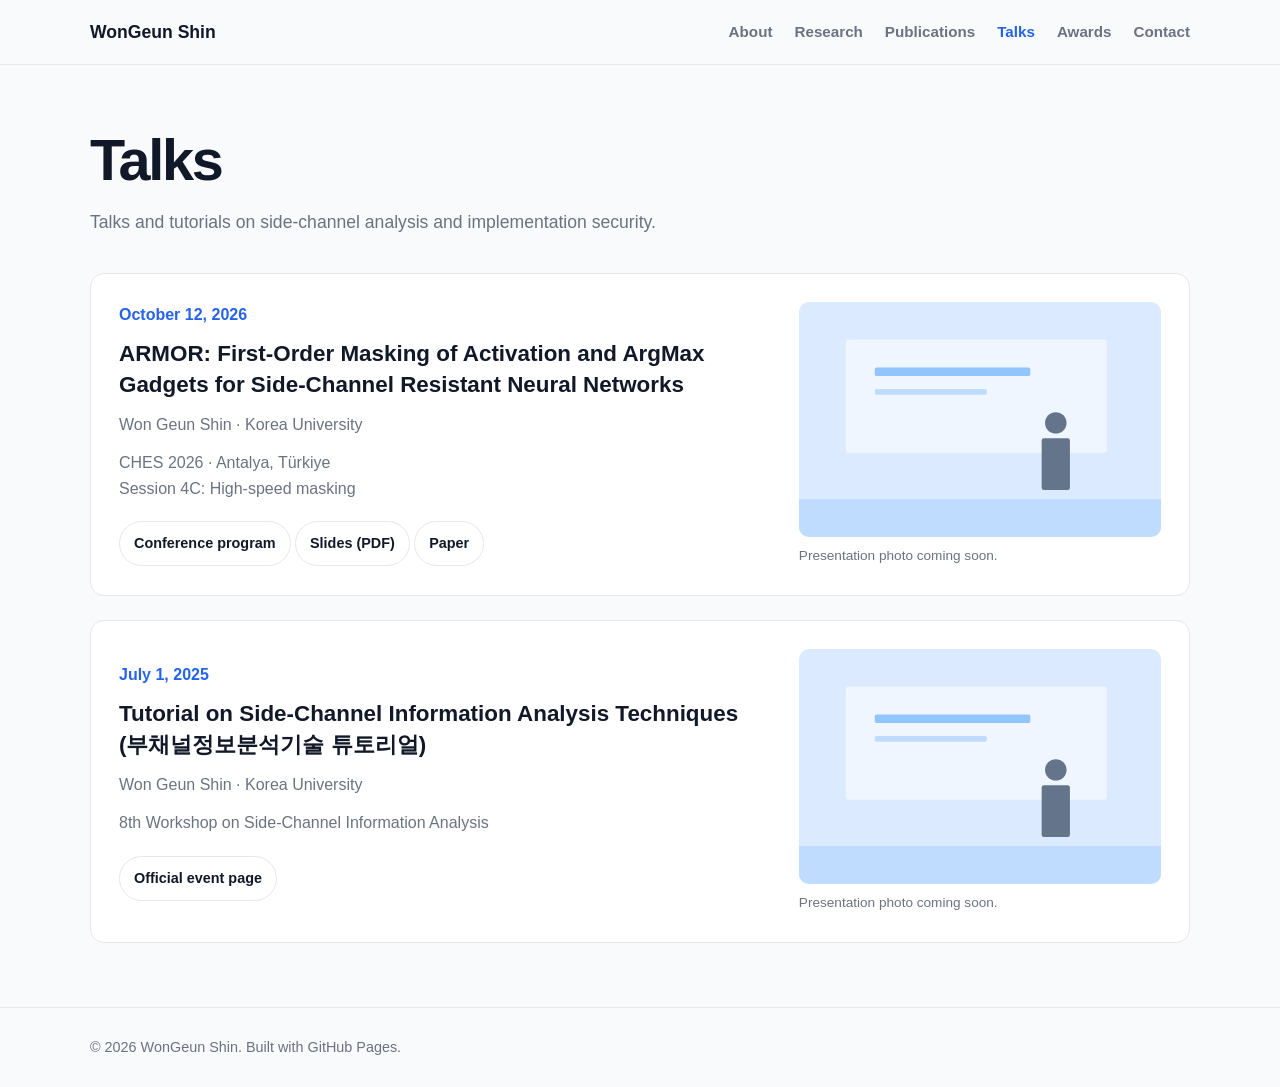
<file: talks.html>
<!DOCTYPE html>
<html lang="en">
<head>
  <meta charset="UTF-8" />
  <link rel="icon" type="image/png" sizes="96x96" href="/favicon.png" />
  <meta name="viewport" content="width=device-width, initial-scale=1.0" />
  <title>Talks | WonGeun Shin</title>
  <meta name="description" content="Conference talks and tutorials by WonGeun Shin, including ARMOR at CHES 2026 and side-channel security evaluation." />
  <link rel="canonical" href="https://persshins.github.io/talks.html" />
  <style>
    :root { --bg: #f8fafc; --card: #fff; --text: #111827; --muted: #6b7280; --line: #e5e7eb; --primary: #2563eb; }
    * { box-sizing: border-box; margin: 0; padding: 0; }
    html { scroll-behavior: smooth; }
    body { font-family: -apple-system, BlinkMacSystemFont, "Segoe UI", Roboto, Helvetica, Arial, sans-serif; background: var(--bg); color: var(--text); line-height: 1.6; }
    a { color: var(--primary); text-decoration: none; }
    a:hover { text-decoration: underline; }
    .container { width: min(1100px, 92%); margin: 0 auto; }
    header { position: sticky; top: 0; z-index: 50; background: rgba(248,250,252,.95); backdrop-filter: blur(14px); border-bottom: 1px solid var(--line); }
    nav { display: flex; justify-content: space-between; align-items: center; padding: 18px 0; }
    .logo { color: var(--text); font-weight: 800; font-size: 1.1rem; }
    .nav-links { display: flex; gap: 22px; font-size: .95rem; }
    .nav-links a { color: var(--muted); font-weight: 600; }
    .nav-links a:hover, .nav-links a[aria-current="page"] { color: var(--primary); }
    main { min-height: calc(100vh - 154px); padding: 64px 0; }
    h1 { font-size: clamp(2.2rem, 5vw, 3.6rem); line-height: 1.1; letter-spacing: -.04em; margin-bottom: 16px; }
    .intro { color: var(--muted); font-size: 1.1rem; margin-bottom: 36px; }
    .talk { background: var(--card); border: 1px solid var(--line); border-radius: 14px; padding: 28px; }
    .talk + .talk { margin-top: 24px; }
    .talk { display: grid; grid-template-columns: minmax(0, 1.8fr) minmax(0, 1fr); gap: 28px; align-items: center; }
    .talk-content { min-width: 0; }
    .talk-photo img { display: block; width: 100%; height: auto; border-radius: 10px; }
    .talk-photo figcaption { margin-top: 8px; color: var(--muted); font-size: .85rem; }
    .talk time { display: block; color: var(--primary); font-weight: 700; margin-bottom: 10px; }
    .talk h2 { font-size: 1.4rem; line-height: 1.4; margin-bottom: 12px; overflow-wrap: anywhere; }
    .talk p { color: var(--muted); margin-bottom: 12px; }
    .button { display: inline-flex; padding: 10px 14px; margin-top: 8px; border: 1px solid var(--line); border-radius: 999px; color: var(--text); font-size: .9rem; font-weight: 700; }
    .button:hover { color: var(--primary); border-color: var(--primary); text-decoration: none; }
    footer { border-top: 1px solid var(--line); padding: 28px 0; color: var(--muted); font-size: .9rem; }
    @media (max-width: 850px) { main { padding: 40px 0; } .talk { padding: 22px; grid-template-columns: minmax(0, 1fr); gap: 20px; } }
  </style>
  <link rel="stylesheet" href="site.css" />
</head>
<body>
  <a class="skip-link" href="#main-content">Skip to content</a>
  <header>
    <div class="container">
      <nav aria-label="Main navigation">
        <a class="logo" href="index.html">WonGeun Shin</a>
        <div class="nav-links">
          <a href="index.html#about">About</a>
          <a href="index.html#research">Research</a>
          <a href="publications.html">Publications</a>
          <a href="talks.html" aria-current="page">Talks</a>
          <a href="awards.html">Awards</a>
          <a href="index.html#contact">Contact</a>
        </div>
      </nav>
    </div>
  </header>
  <main class="container" id="main-content">
    <h1>Talks</h1>
    <p class="intro">Talks and tutorials on side-channel analysis and implementation security.</p>
    <article class="talk" id="armor-ches-2026">
      <div class="talk-content">
      <time datetime="2026-10-12">October 12, 2026</time>
      <h2>ARMOR: First-Order Masking of Activation and ArgMax Gadgets for Side-Channel Resistant Neural Networks</h2>
      <p>Won Geun Shin · Korea University</p>
      <p>CHES 2026 · Antalya, Türkiye<br />Session 4C: High-speed masking</p>
      <a class="button" href="https://ches.iacr.org/2026/program.php" target="_blank" rel="noopener">Conference program</a>
      <a class="button" href="https://iacr.org/submit/files/slides/2026/tches/tches2026/2_14/2_14_slides.pdf" target="_blank" rel="noopener">Slides (PDF)</a>
      <a class="button" href="https://doi.org/10.46586/tches.v2026.i2.106-131" target="_blank" rel="noopener">Paper</a>
      </div>
      <figure class="talk-photo">
        <img src="assets/images/talks/talk-photo-placeholder.svg" width="640" height="416" alt="Illustration of a presentation stage; not an actual event photo." />
        <figcaption>Presentation photo coming soon.</figcaption>
      </figure>
    </article>
    <article class="talk" id="side-channel-tutorial-2025">
      <div class="talk-content">
      <time datetime="2025-07-01">July 1, 2025</time>
      <h2>Tutorial on Side-Channel Information Analysis Techniques <span lang="ko">(부채널정보분석기술 튜토리얼)</span></h2>
      <p>Won Geun Shin · Korea University</p>
      <p>8th Workshop on Side-Channel Information Analysis</p>
      <a class="button" href="https://manuscriptlink.com/society/kiisc/homepage/bbs/nn/article/4212" target="_blank" rel="noopener">Official event page</a>
      </div>
      <figure class="talk-photo">
        <img src="assets/images/talks/talk-photo-placeholder.svg" width="640" height="416" alt="Illustration of a presentation stage; not an actual event photo." loading="lazy" />
        <figcaption>Presentation photo coming soon.</figcaption>
      </figure>
    </article>
  </main>
  <footer><div class="container">© <span id="year"></span> WonGeun Shin. Built with GitHub Pages.</div></footer>
  <script>document.getElementById("year").textContent = new Date().getFullYear();</script>
</body>
</html>
</file>
<file: site.css>
/* Shared navigation, readability, and accessibility. */
.scholar-icon { width: 24px; height: 24px; flex: 0 0 auto; margin-right: 7px; }
section, article[id] { scroll-margin-top: 120px; }
a:focus-visible, button:focus-visible { outline: 3px solid #2563eb; outline-offset: 4px; }
.skip-link { position: absolute; left: 12px; top: -100px; background: white; padding: 10px 16px; z-index: 100; }
.skip-link:focus { top: 8px; }
.research-heading { font-size: 1.3rem; font-weight: 650; margin-bottom: 18px; }
.research-summary { margin-top: 12px; color: var(--muted); }
.hero { padding: 56px 0 36px; }
section { padding: 36px 0; }
.card, .publication { border-radius: 14px; box-shadow: none; }
.publication:hover { transform: none; box-shadow: none; }
.publication-details[hidden] { display: none; }
.publication.open .publication-details { max-height: none; }
.publication-content, .hero > div { min-width: 0; }
.publication-title, .bibtex-box { overflow-wrap: anywhere; }
.details-toggle, button { cursor: pointer; }
@media (max-width: 850px) {
  nav { flex-wrap: wrap; gap: 10px; padding: 12px 0; }
  .nav-links { display: flex; flex-wrap: wrap; gap: 8px 16px; font-size: 0.9rem; }
  .nav-links a { padding: 4px 0; }
  .hero { gap: 24px; }
  .publication-details { min-width: 0; }
  .detail-panel { min-width: 0; }
}
@media (prefers-reduced-motion: reduce) {
  html { scroll-behavior: auto; }
  *, *::before, *::after { transition: none !important; }
}
</file>
